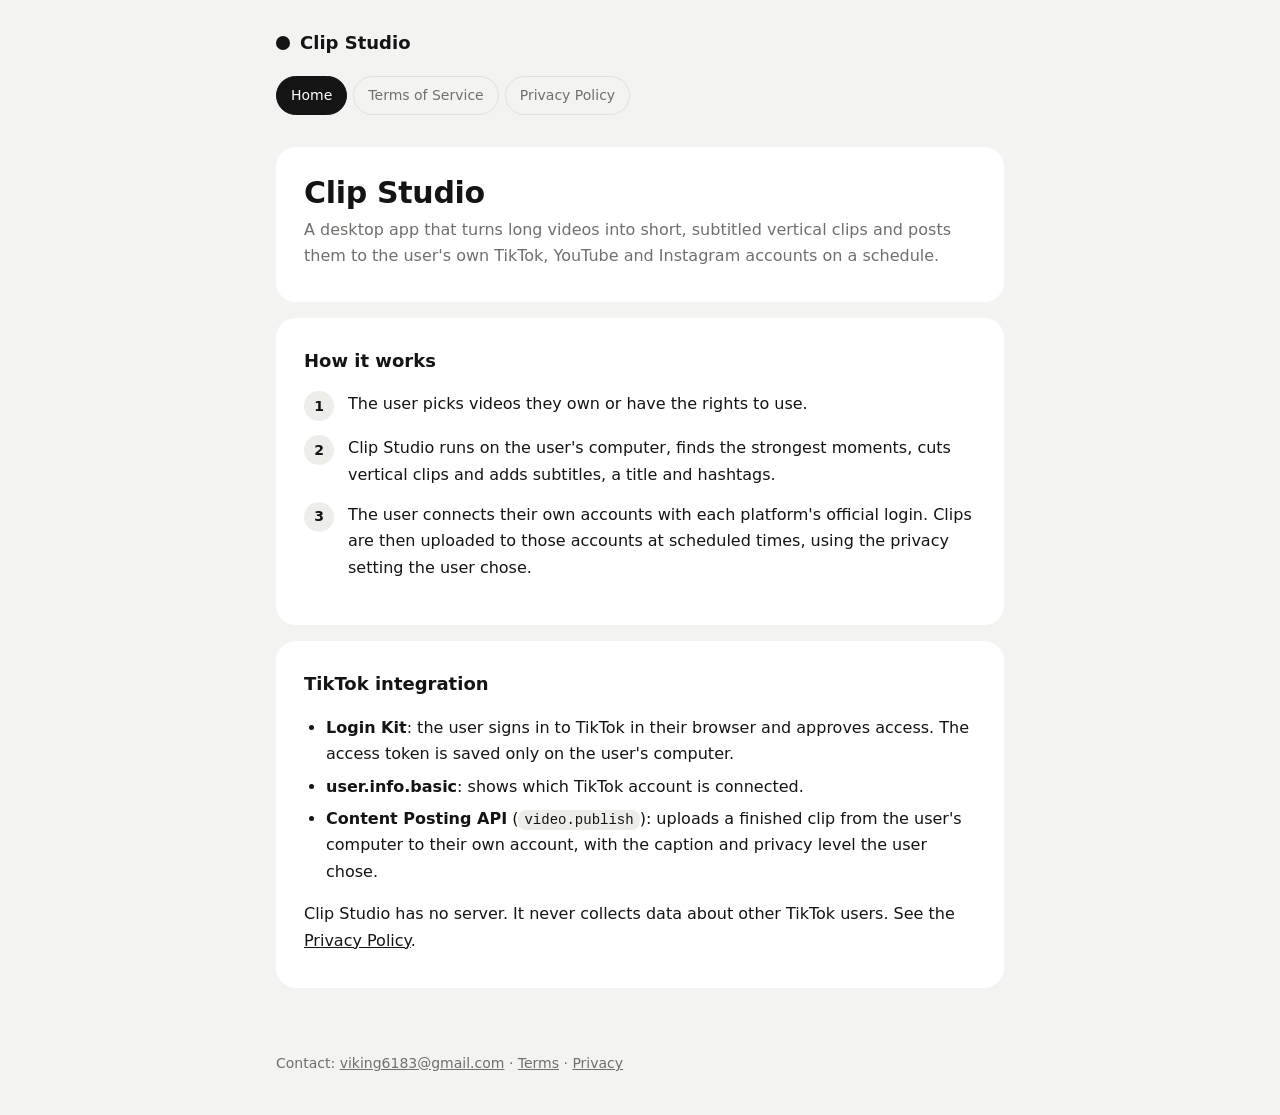
<file: index.html>
<!doctype html>
<html lang="en">
<head>
<meta charset="utf-8">
<meta name="viewport" content="width=device-width, initial-scale=1">
<title>Clip Studio</title>
<meta name="description" content="Clip Studio is a desktop tool that turns long videos into short subtitled clips and posts them to the user's own accounts.">
<link rel="stylesheet" href="style.css">
</head>
<body>
<div class="wrap">
  <header>
    <a class="brand" href="index.html"><span class="dot"></span>Clip Studio</a>
    <nav>
      <a href="index.html" aria-current="page">Home</a>
      <a href="terms.html">Terms of Service</a>
      <a href="privacy.html">Privacy Policy</a>
    </nav>
  </header>
  <main>
    <section class="card">
      <h1>Clip Studio</h1>
      <p class="lead">A desktop app that turns long videos into short, subtitled vertical clips and posts them to the
        user's own TikTok, YouTube and Instagram accounts on a schedule.</p>
    </section>
    <section class="card">
      <h2>How it works</h2>
      <ol class="steps">
        <li><div>The user picks videos they own or have the rights to use.</div></li>
        <li><div>Clip Studio runs on the user's computer, finds the strongest moments, cuts vertical clips and adds
          subtitles, a title and hashtags.</div></li>
        <li><div>The user connects their own accounts with each platform's official login. Clips are then uploaded to
          those accounts at scheduled times, using the privacy setting the user chose.</div></li>
      </ol>
    </section>
    <section class="card">
      <h2>TikTok integration</h2>
      <ul>
        <li><strong>Login Kit</strong>: the user signs in to TikTok in their browser and approves access. The access
          token is saved only on the user's computer.</li>
        <li><strong>user.info.basic</strong>: shows which TikTok account is connected.</li>
        <li><strong>Content Posting API</strong> (<code>video.publish</code>): uploads a finished clip from the user's
          computer to their own account, with the caption and privacy level the user chose.</li>
      </ul>
      <p>Clip Studio has no server. It never collects data about other TikTok users. See the
        <a href="privacy.html">Privacy Policy</a>.</p>
    </section>
  </main>
  <footer>
    Contact: <a href="mailto:viking6183@gmail.com">viking6183@gmail.com</a> ·
    <a href="terms.html">Terms</a> · <a href="privacy.html">Privacy</a>
  </footer>
</div>
</body>
</html>
</file>
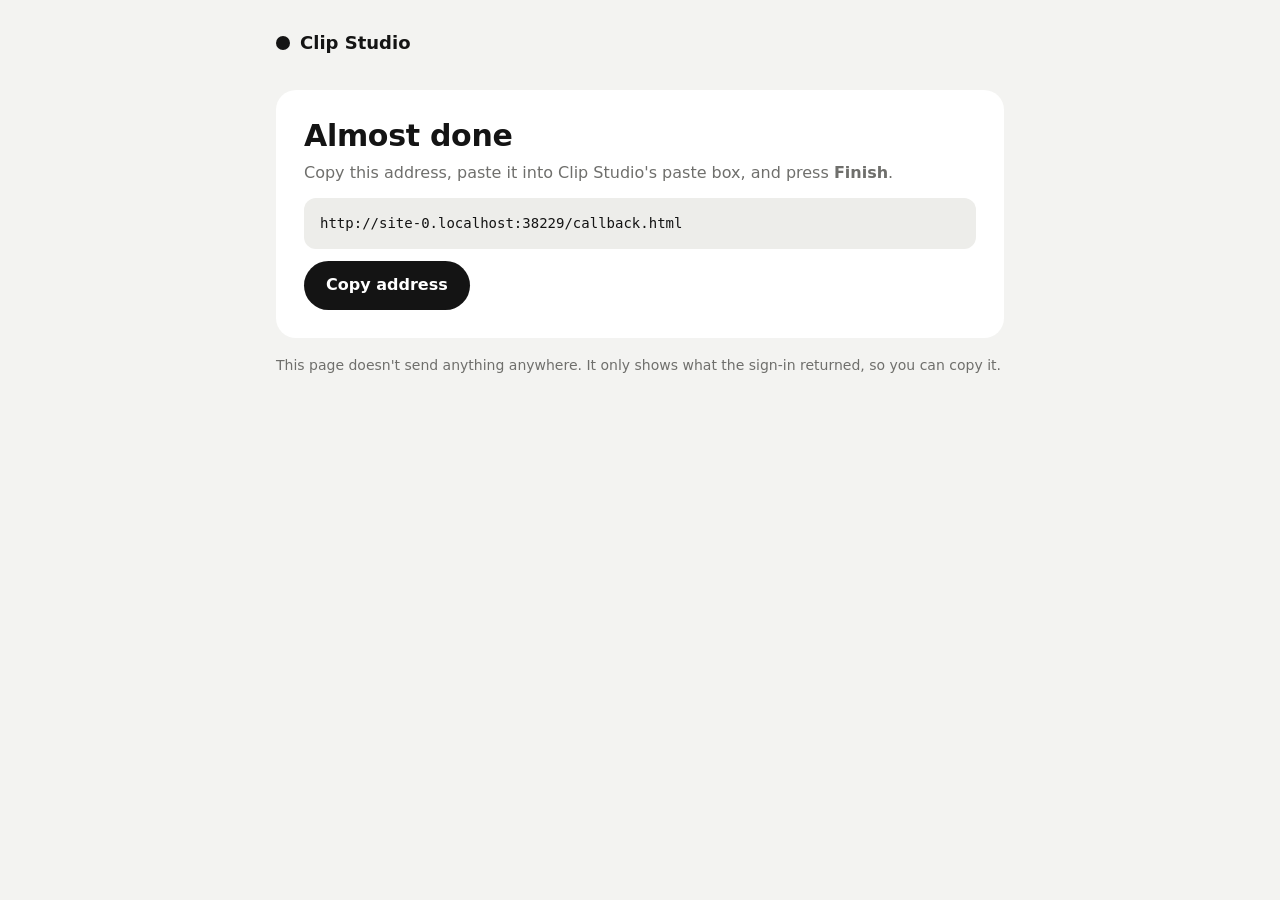
<file: callback.html>
<!doctype html>
<html lang="en">
<head>
<meta charset="utf-8">
<meta name="viewport" content="width=device-width, initial-scale=1">
<meta name="robots" content="noindex">
<meta name="referrer" content="no-referrer">
<title>Finish Sign-in</title>
<link rel="stylesheet" href="style.css">
</head>
<body>
<div class="wrap">
  <header>
    <a class="brand" href="index.html"><span class="dot"></span>Clip Studio</a>
  </header>
  <main>
    <section class="card" id="fb" hidden>
      <h1>Facebook token ready</h1>
      <p class="lead">Copy this token and continue with the setup steps: extend it in the Access Token Tool, then use it
        in the Graph API Explorer.</p>
      <span class="url" id="token"></span>
      <button class="btn" id="copytoken" type="button">Copy token</button>
      <p class="meta" style="margin-top:14px" id="expiry"></p>
    </section>
    <section class="card" id="ok" hidden>
      <h1>Almost done</h1>
      <p class="lead">Copy this address, paste it into Clip Studio's paste box, and press <strong>Finish</strong>.</p>
      <span class="url" id="addr"></span>
      <button class="btn" id="copyaddr" type="button">Copy address</button>
    </section>
    <section class="card" id="err" hidden>
      <h1>Sign-in didn't complete</h1>
      <p class="lead" id="errmsg"></p>
      <p>Go back and start the sign-in again.</p>
    </section>
    <p class="meta">This page doesn't send anything anywhere. It only shows what the sign-in returned, so you can copy
      it.</p>
  </main>
</div>
<script>
  (function () {
    var q = new URLSearchParams(location.search);
    var h = new URLSearchParams(location.hash.replace(/^#/, ""));  // Facebook returns tokens after "#"
    function show(id) { document.getElementById(id).hidden = false; }
    function copier(btnId, text) {
      var btn = document.getElementById(btnId);
      btn.addEventListener("click", function () {
        if (navigator.clipboard) {
          navigator.clipboard.writeText(text).then(function () { btn.textContent = "Copied"; }, function () {});
        }
      });
    }
    var error = q.get("error") || h.get("error");
    if (error) {
      show("err");
      document.getElementById("errmsg").textContent =
        (q.get("error_description") || h.get("error_description") || q.get("error_reason") || error) + ".";
      return;
    }
    var token = h.get("access_token");
    if (token) {
      show("fb");
      document.getElementById("token").textContent = token;
      var secs = parseInt(h.get("expires_in") || "0", 10);
      document.getElementById("expiry").textContent = secs
        ? "This short-lived token expires in about " + Math.round(secs / 60) + " minutes, so extend it soon."
        : "";
      copier("copytoken", token);
      history.replaceState(null, "", location.pathname);  // take the token out of the address bar
      return;
    }
    show("ok");
    document.getElementById("addr").textContent = location.href;
    copier("copyaddr", location.href);
  })();
</script>
</body>
</html>
</file>
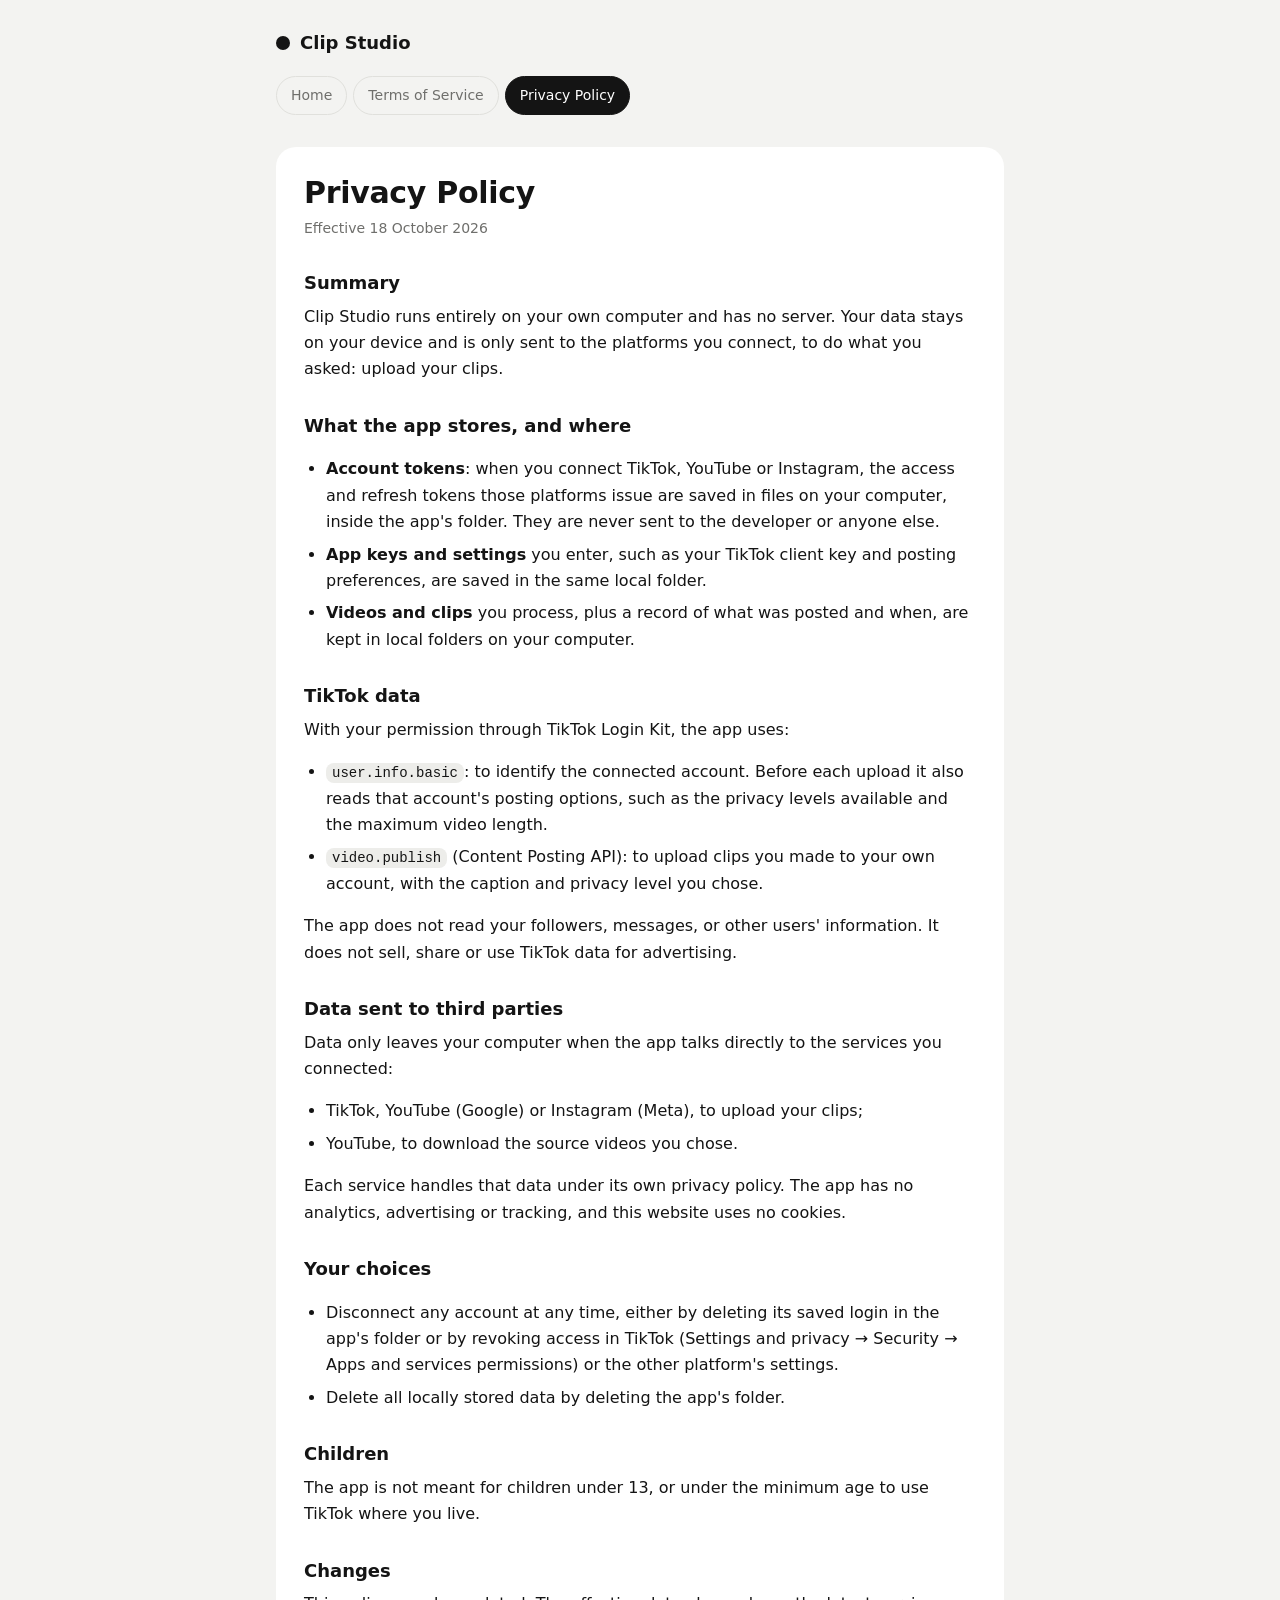
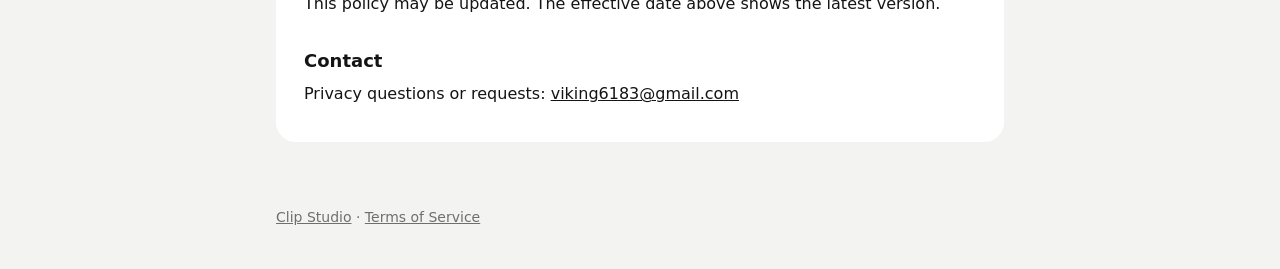
<file: privacy.html>
<!doctype html>
<html lang="en">
<head>
<meta charset="utf-8">
<meta name="viewport" content="width=device-width, initial-scale=1">
<title>Privacy Policy</title>
<meta name="description" content="Privacy Policy for the Clip Studio desktop app.">
<link rel="stylesheet" href="style.css">
</head>
<body>
<div class="wrap">
  <header>
    <a class="brand" href="index.html"><span class="dot"></span>Clip Studio</a>
    <nav>
      <a href="index.html">Home</a>
      <a href="terms.html">Terms of Service</a>
      <a href="privacy.html" aria-current="page">Privacy Policy</a>
    </nav>
  </header>
  <main>
    <article class="card">
      <h1>Privacy Policy</h1>
      <p class="meta">Effective 18 October 2026</p>

      <h2>Summary</h2>
      <p>Clip Studio runs entirely on your own computer and has no server. Your data stays on your device and is only
        sent to the platforms you connect, to do what you asked: upload your clips.</p>

      <h2>What the app stores, and where</h2>
      <ul>
        <li><strong>Account tokens</strong>: when you connect TikTok, YouTube or Instagram, the access and refresh
          tokens those platforms issue are saved in files on your computer, inside the app's folder. They are never
          sent to the developer or anyone else.</li>
        <li><strong>App keys and settings</strong> you enter, such as your TikTok client key and posting preferences,
          are saved in the same local folder.</li>
        <li><strong>Videos and clips</strong> you process, plus a record of what was posted and when, are kept in local
          folders on your computer.</li>
      </ul>

      <h2>TikTok data</h2>
      <p>With your permission through TikTok Login Kit, the app uses:</p>
      <ul>
        <li><code>user.info.basic</code>: to identify the connected account. Before each upload it also reads that
          account's posting options, such as the privacy levels available and the maximum video length.</li>
        <li><code>video.publish</code> (Content Posting API): to upload clips you made to your own account, with the
          caption and privacy level you chose.</li>
      </ul>
      <p>The app does not read your followers, messages, or other users' information. It does not sell, share or use
        TikTok data for advertising.</p>

      <h2>Data sent to third parties</h2>
      <p>Data only leaves your computer when the app talks directly to the services you connected:</p>
      <ul>
        <li>TikTok, YouTube (Google) or Instagram (Meta), to upload your clips;</li>
        <li>YouTube, to download the source videos you chose.</li>
      </ul>
      <p>Each service handles that data under its own privacy policy. The app has no analytics, advertising or
        tracking, and this website uses no cookies.</p>

      <h2>Your choices</h2>
      <ul>
        <li>Disconnect any account at any time, either by deleting its saved login in the app's folder or by revoking
          access in TikTok (Settings and privacy → Security → Apps and services permissions) or the other platform's
          settings.</li>
        <li>Delete all locally stored data by deleting the app's folder.</li>
      </ul>

      <h2>Children</h2>
      <p>The app is not meant for children under 13, or under the minimum age to use TikTok where you live.</p>

      <h2>Changes</h2>
      <p>This policy may be updated. The effective date above shows the latest version.</p>

      <h2>Contact</h2>
      <p>Privacy questions or requests: <a href="mailto:viking6183@gmail.com">viking6183@gmail.com</a></p>
    </article>
  </main>
  <footer>
    <a href="index.html">Clip Studio</a> · <a href="terms.html">Terms of Service</a>
  </footer>
</div>
</body>
</html>
</file>
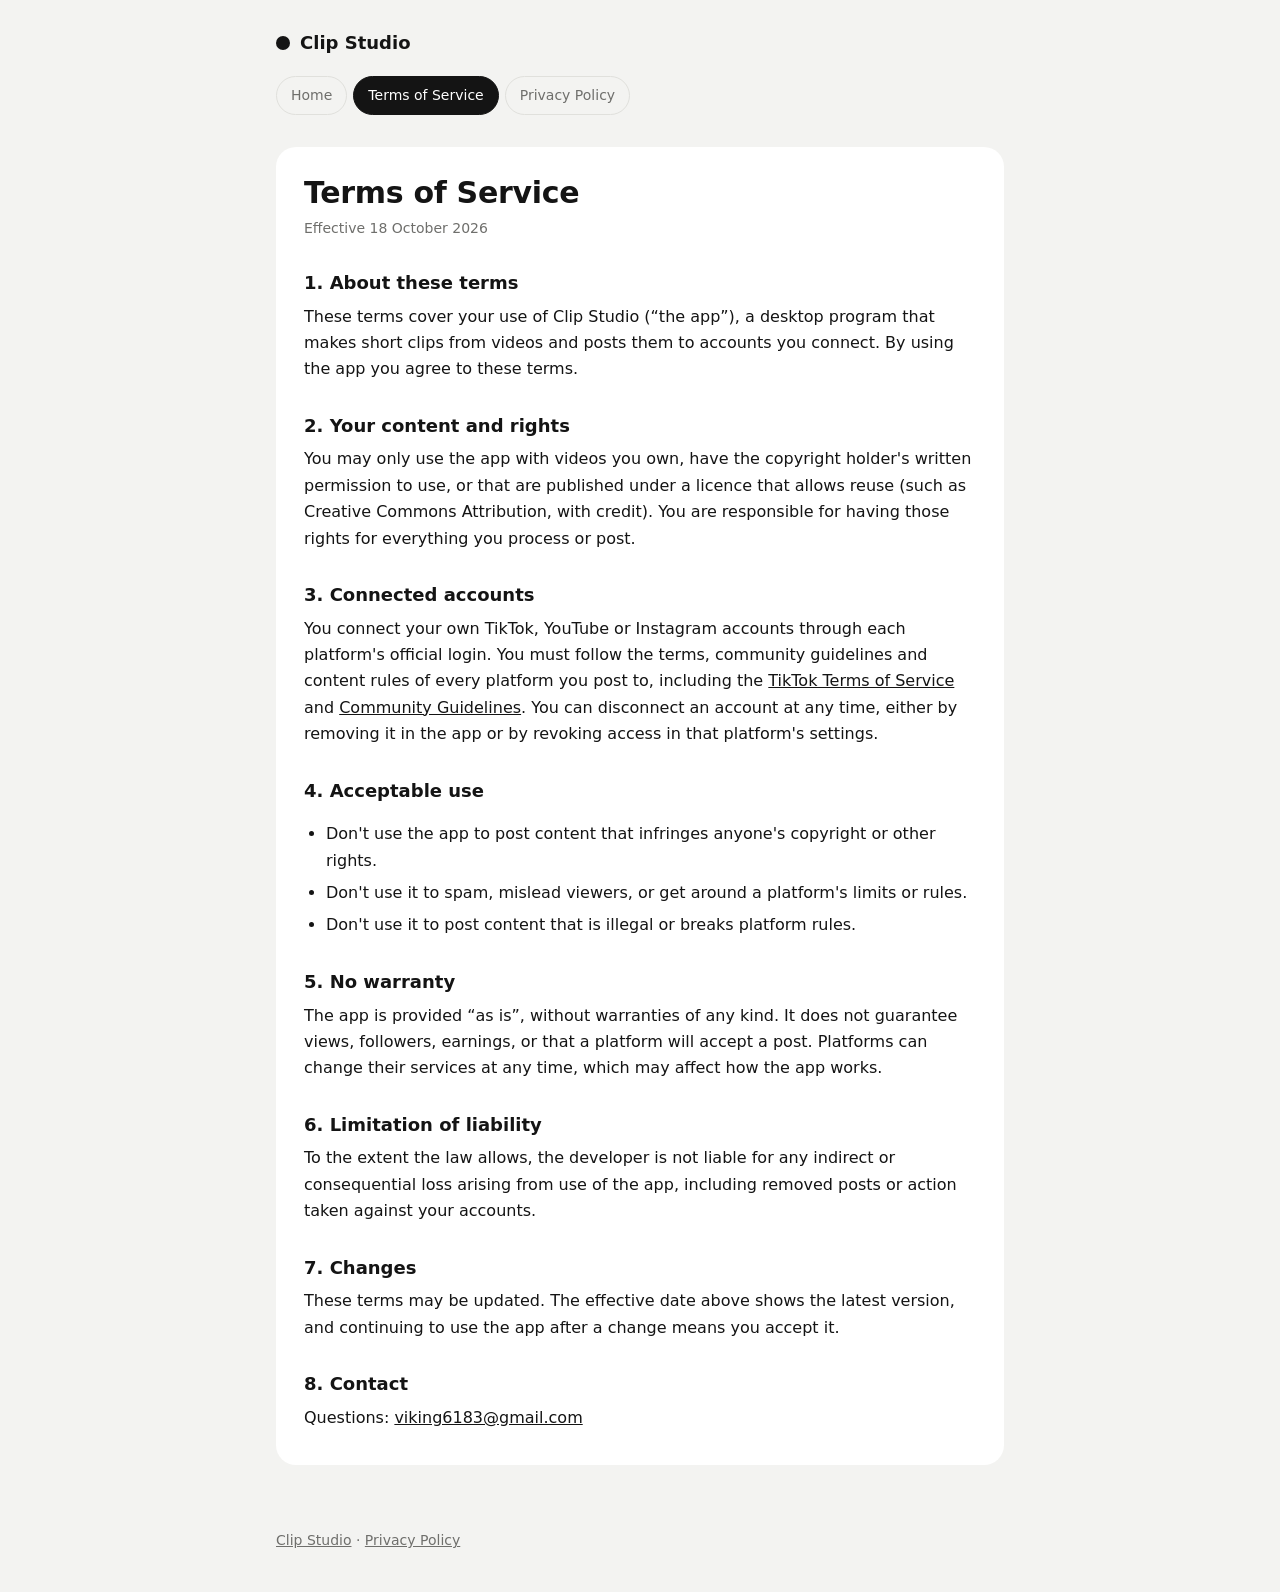
<file: terms.html>
<!doctype html>
<html lang="en">
<head>
<meta charset="utf-8">
<meta name="viewport" content="width=device-width, initial-scale=1">
<title>Terms of Service</title>
<meta name="description" content="Terms of Service for the Clip Studio desktop app.">
<link rel="stylesheet" href="style.css">
</head>
<body>
<div class="wrap">
  <header>
    <a class="brand" href="index.html"><span class="dot"></span>Clip Studio</a>
    <nav>
      <a href="index.html">Home</a>
      <a href="terms.html" aria-current="page">Terms of Service</a>
      <a href="privacy.html">Privacy Policy</a>
    </nav>
  </header>
  <main>
    <article class="card">
      <h1>Terms of Service</h1>
      <p class="meta">Effective 18 October 2026</p>

      <h2>1. About these terms</h2>
      <p>These terms cover your use of Clip Studio (“the app”), a desktop program that makes short clips from videos
        and posts them to accounts you connect. By using the app you agree to these terms.</p>

      <h2>2. Your content and rights</h2>
      <p>You may only use the app with videos you own, have the copyright holder's written permission to use, or that
        are published under a licence that allows reuse (such as Creative Commons Attribution, with credit). You are
        responsible for having those rights for everything you process or post.</p>

      <h2>3. Connected accounts</h2>
      <p>You connect your own TikTok, YouTube or Instagram accounts through each platform's official login. You must
        follow the terms, community guidelines and content rules of every platform you post to, including the
        <a href="https://www.tiktok.com/legal/terms-of-service">TikTok Terms of Service</a> and
        <a href="https://www.tiktok.com/community-guidelines">Community Guidelines</a>. You can disconnect an account
        at any time, either by removing it in the app or by revoking access in that platform's settings.</p>

      <h2>4. Acceptable use</h2>
      <ul>
        <li>Don't use the app to post content that infringes anyone's copyright or other rights.</li>
        <li>Don't use it to spam, mislead viewers, or get around a platform's limits or rules.</li>
        <li>Don't use it to post content that is illegal or breaks platform rules.</li>
      </ul>

      <h2>5. No warranty</h2>
      <p>The app is provided “as is”, without warranties of any kind. It does not guarantee views, followers,
        earnings, or that a platform will accept a post. Platforms can change their services at any time, which may
        affect how the app works.</p>

      <h2>6. Limitation of liability</h2>
      <p>To the extent the law allows, the developer is not liable for any indirect or consequential loss arising
        from use of the app, including removed posts or action taken against your accounts.</p>

      <h2>7. Changes</h2>
      <p>These terms may be updated. The effective date above shows the latest version, and continuing to use the app
        after a change means you accept it.</p>

      <h2>8. Contact</h2>
      <p>Questions: <a href="mailto:viking6183@gmail.com">viking6183@gmail.com</a></p>
    </article>
  </main>
  <footer>
    <a href="index.html">Clip Studio</a> · <a href="privacy.html">Privacy Policy</a>
  </footer>
</div>
</body>
</html>
</file>
<file: style.css>
:root {
  --bg: #f3f3f1;
  --surface: #ffffff;
  --raised: #ededea;
  --border: #e0e0dc;
  --text: #141414;
  --muted: #6f6f6c;
  --ink: #141414;
  --on-ink: #ffffff;
}
@media (prefers-color-scheme: dark) {
  :root {
    --bg: #0e0e0e;
    --surface: #181818;
    --raised: #222222;
    --border: #262626;
    --text: #ececec;
    --muted: #8e8e8e;
    --ink: #f0f0f0;
    --on-ink: #0e0e0e;
  }
}
* { box-sizing: border-box; }
html { -webkit-text-size-adjust: 100%; }
body {
  margin: 0;
  background: var(--bg);
  color: var(--text);
  font: 16px/1.65 "Segoe UI Variable Text", "Segoe UI", system-ui, -apple-system, Helvetica, Arial, sans-serif;
}
.wrap { max-width: 760px; margin: 0 auto; padding: 0 16px; }
header { padding: 28px 0 8px; }
.brand { display: flex; align-items: center; gap: 10px; font-weight: 700; font-size: 18px; color: var(--text); text-decoration: none; }
.dot { width: 14px; height: 14px; border-radius: 50%; background: var(--ink); flex: none; }
nav { display: flex; flex-wrap: wrap; gap: 6px; margin-top: 18px; }
nav a {
  color: var(--muted); text-decoration: none; font-size: 14px;
  padding: 7px 14px; border-radius: 999px; border: 1px solid var(--border);
}
nav a:hover { background: var(--raised); color: var(--text); }
nav a[aria-current="page"] { background: var(--ink); color: var(--on-ink); border-color: var(--ink); }
main { padding: 24px 0 48px; }
.card { background: var(--surface); border-radius: 20px; padding: 28px; margin-bottom: 16px; }
h1 { font-size: 30px; line-height: 1.2; margin: 0 0 6px; letter-spacing: -0.01em; }
h2 { font-size: 18px; margin: 28px 0 6px; }
.card > h2:first-child { margin-top: 0; }
.lead { color: var(--muted); margin: 0 0 4px; }
.meta { color: var(--muted); font-size: 14px; margin: 0; }
p, li { margin: 6px 0; }
ul { padding-left: 22px; }
a { color: var(--text); }
code, .url {
  font-family: "Cascadia Mono", Consolas, ui-monospace, monospace; font-size: 14px;
  background: var(--raised); border-radius: 8px; padding: 2px 6px; overflow-wrap: anywhere;
}
.url { display: block; padding: 14px 16px; border-radius: 12px; margin: 12px 0; user-select: all; }
.btn {
  display: inline-block; border: 0; cursor: pointer; font: inherit; font-weight: 600;
  background: var(--ink); color: var(--on-ink); padding: 11px 22px; border-radius: 999px;
}
.btn:hover { opacity: .88; }
.steps { counter-reset: s; list-style: none; padding: 0; }
.steps li { counter-increment: s; display: flex; gap: 14px; margin: 14px 0; }
.steps li::before {
  content: counter(s); flex: none; width: 30px; height: 30px; border-radius: 50%;
  background: var(--raised); display: grid; place-items: center; font-weight: 700; font-size: 14px;
}
footer { color: var(--muted); font-size: 14px; padding: 0 0 40px; }
footer a { color: var(--muted); }
</file>
